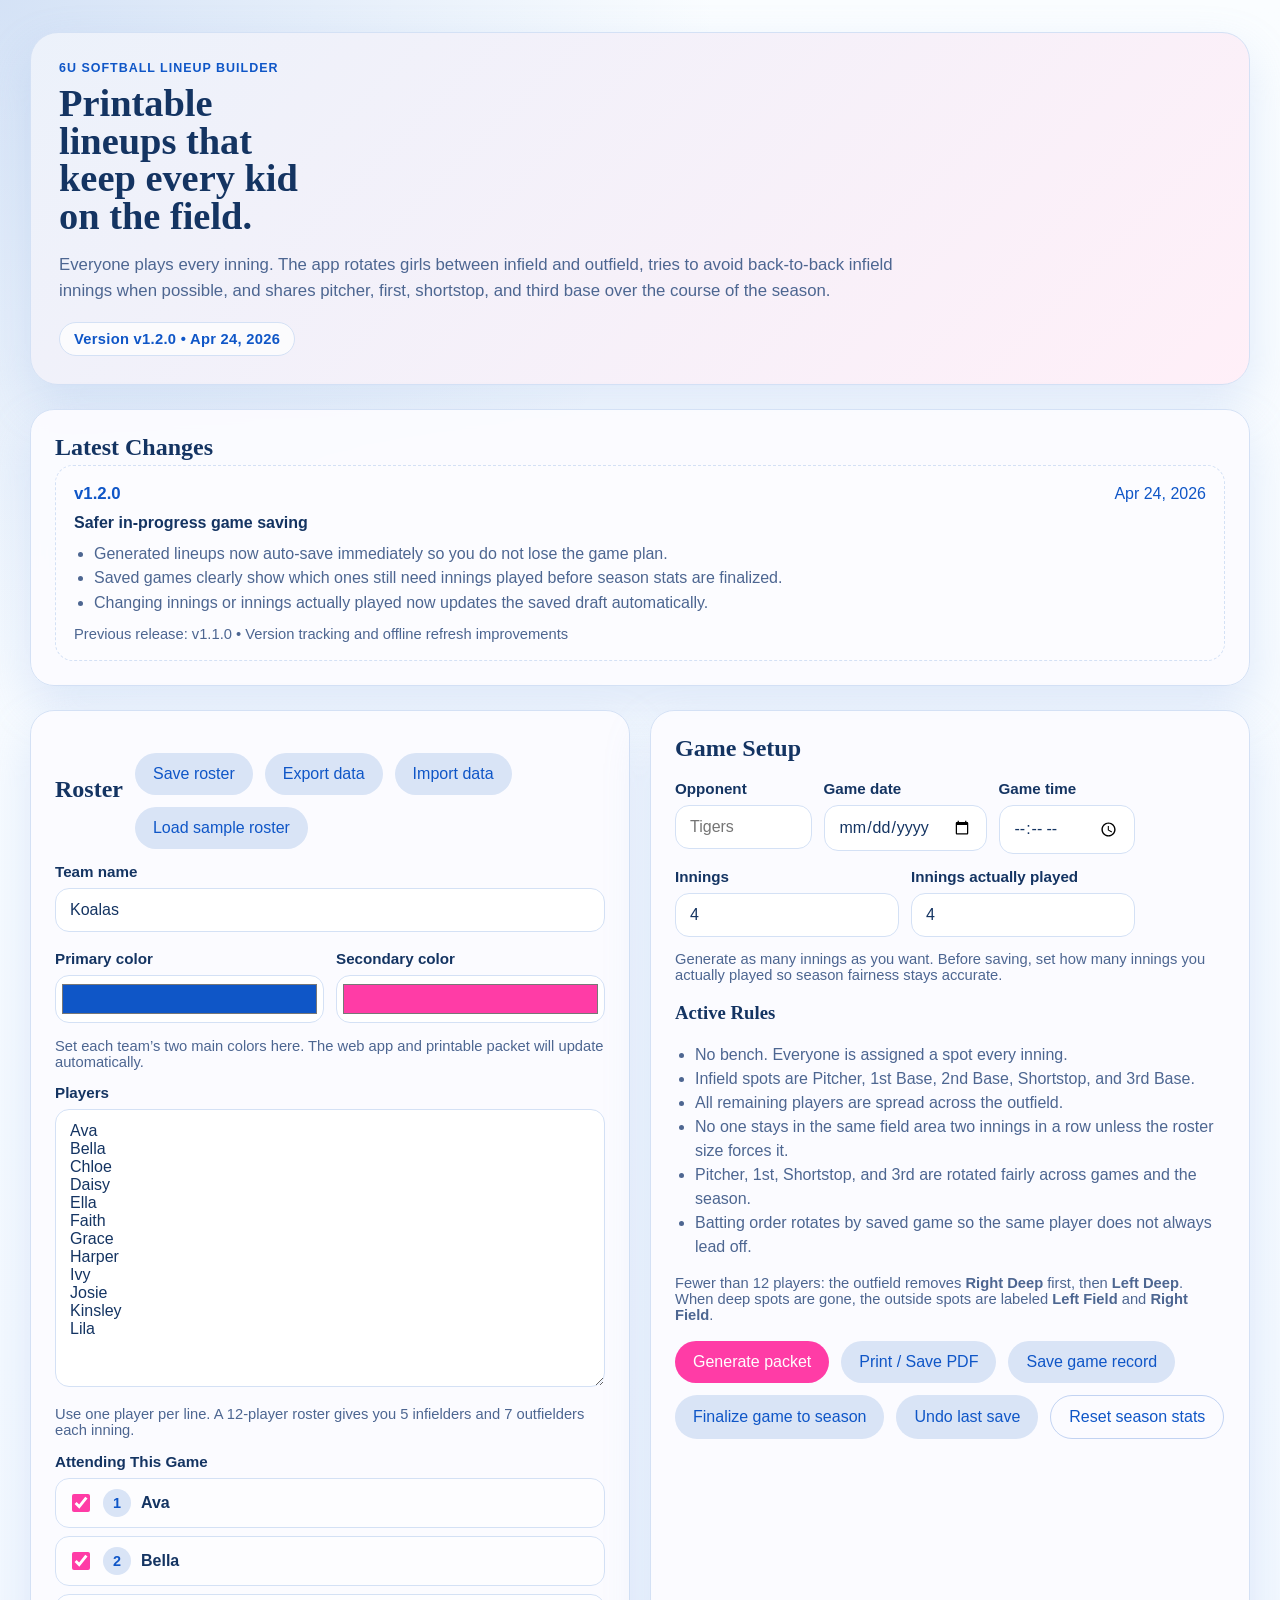
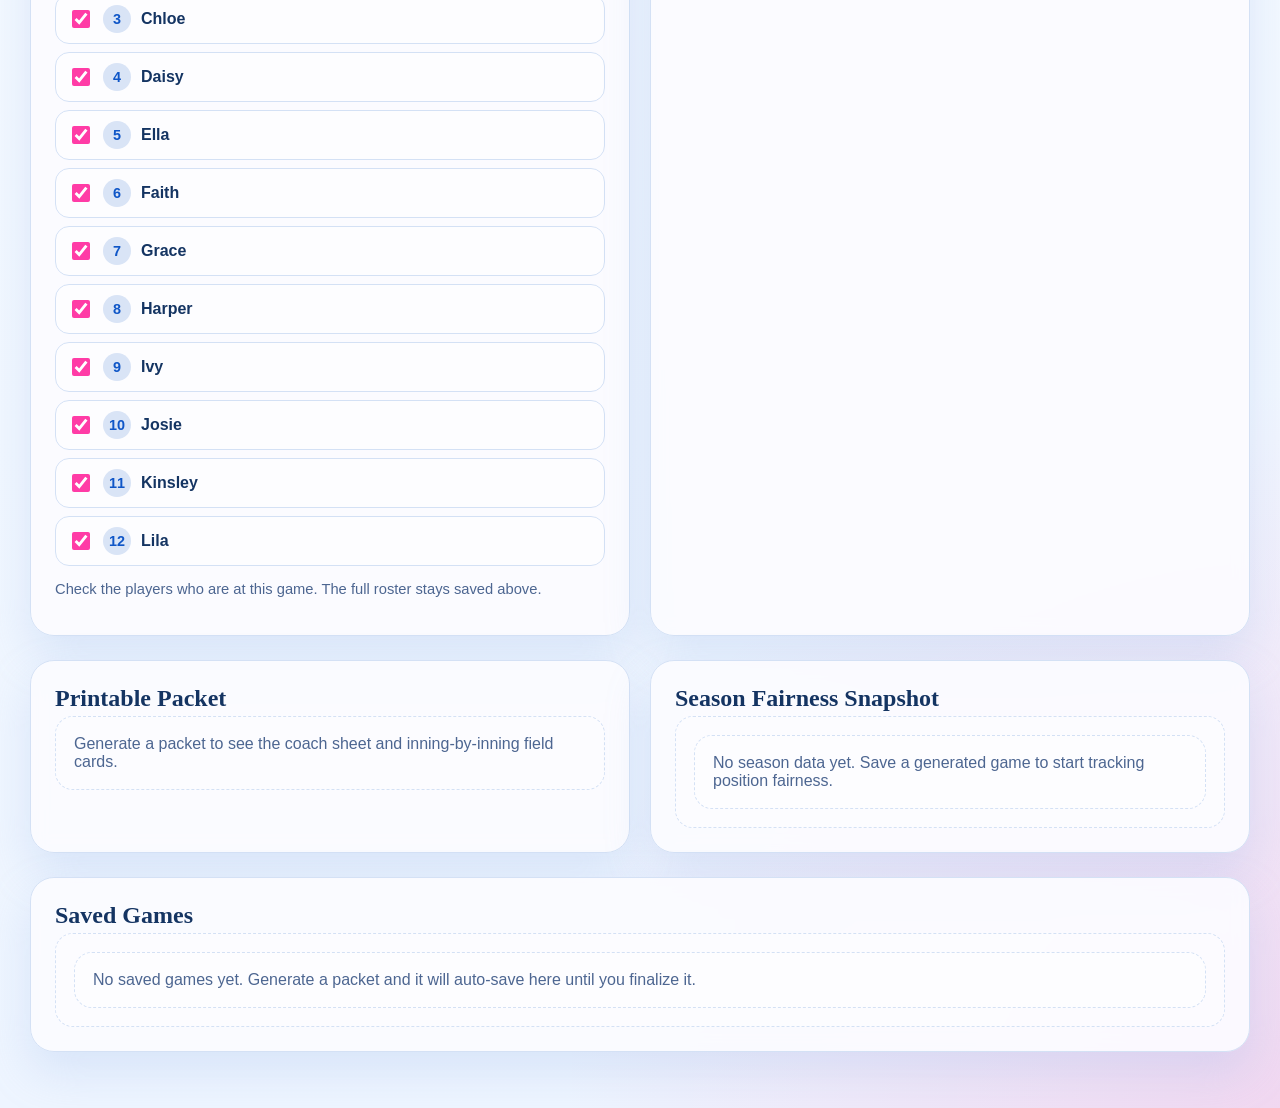
<file: index.html>
<!doctype html>
<html lang="en">
  <head>
    <meta charset="UTF-8" />
    <meta name="viewport" content="width=device-width, initial-scale=1.0" />
    <title>Softball Lineup Fairness Planner</title>
    <meta name="theme-color" content="#0f56c7" />
    <meta name="apple-mobile-web-app-capable" content="yes" />
    <meta name="apple-mobile-web-app-status-bar-style" content="default" />
    <meta name="apple-mobile-web-app-title" content="Softball Planner" />
    <link rel="manifest" href="manifest.webmanifest" />
    <link rel="apple-touch-icon" href="icons/app-icon.svg" />
    <link rel="stylesheet" href="styles.css" />
  </head>
  <body>
    <main class="app-shell">
      <section class="hero no-print">
        <p class="eyebrow">6U Softball Lineup Builder</p>
        <h1>Printable lineups that keep every kid on the field.</h1>
        <p class="hero-copy">
          Everyone plays every inning. The app rotates girls between infield and outfield,
          tries to avoid back-to-back infield innings when possible, and shares pitcher,
          first, shortstop, and third base over the course of the season.
        </p>
        <p id="app-version" class="app-version"></p>
      </section>

      <section class="panel no-print">
        <div class="card changelog-card">
          <div class="section-heading">
            <h2>Latest Changes</h2>
          </div>
          <div id="app-changelog" class="empty-state">Loading release notes...</div>
        </div>
      </section>

      <section class="panel layout-two no-print">
        <div class="card">
          <div class="section-heading">
            <h2>Roster</h2>
            <div class="button-row">
              <button id="save-roster" class="secondary-button" type="button">Save roster</button>
              <button id="export-data" class="secondary-button" type="button">Export data</button>
              <button id="import-data" class="secondary-button" type="button">Import data</button>
              <button id="fill-sample" class="secondary-button" type="button">Load sample roster</button>
            </div>
          </div>
          <label class="field-label" for="team-name">Team name</label>
          <input id="team-name" type="text" placeholder="Koalas" />
          <div class="grid branding-grid">
            <div>
              <label class="field-label" for="primary-color">Primary color</label>
              <input id="primary-color" type="color" value="#0f56c7" />
            </div>
            <div>
              <label class="field-label" for="secondary-color">Secondary color</label>
              <input id="secondary-color" type="color" value="#ff3ca6" />
            </div>
          </div>
          <p class="hint">Set each team’s two main colors here. The web app and printable packet will update automatically.</p>

          <label class="field-label" for="roster-input">Players</label>
          <textarea
            id="roster-input"
            rows="14"
            placeholder="One player per line&#10;Ava&#10;Bella&#10;Chloe&#10;..."
          ></textarea>
          <p class="hint">Use one player per line. A 12-player roster gives you 5 infielders and 7 outfielders each inning.</p>

          <label class="field-label" for="attendance-list">Attending This Game</label>
          <div id="attendance-list" class="attendance-list"></div>
          <p class="hint">Check the players who are at this game. The full roster stays saved above.</p>
        </div>

        <div class="card">
          <div class="section-heading">
            <h2>Game Setup</h2>
          </div>

          <div class="grid single-grid">
            <div>
              <label class="field-label" for="opponent">Opponent</label>
              <input id="opponent" type="text" placeholder="Tigers" />
            </div>
            <div>
              <label class="field-label" for="game-date">Game date</label>
              <input id="game-date" type="date" />
            </div>
            <div>
              <label class="field-label" for="game-time">Game time</label>
              <input id="game-time" type="time" />
            </div>
          </div>

          <div class="grid single-grid">
            <div>
              <label class="field-label" for="innings">Innings</label>
              <input id="innings" type="number" min="1" max="12" value="4" />
            </div>
            <div>
              <label class="field-label" for="innings-played">Innings actually played</label>
              <input id="innings-played" type="number" min="1" max="12" value="4" />
            </div>
          </div>
          <p class="hint">Generate as many innings as you want. Before saving, set how many innings you actually played so season fairness stays accurate.</p>

          <h3>Active Rules</h3>
          <ul class="rule-list">
            <li>No bench. Everyone is assigned a spot every inning.</li>
            <li>Infield spots are Pitcher, 1st Base, 2nd Base, Shortstop, and 3rd Base.</li>
            <li>All remaining players are spread across the outfield.</li>
            <li>No one stays in the same field area two innings in a row unless the roster size forces it.</li>
            <li>Pitcher, 1st, Shortstop, and 3rd are rotated fairly across games and the season.</li>
            <li>Batting order rotates by saved game so the same player does not always lead off.</li>
          </ul>
          <p class="hint">
            Fewer than 12 players: the outfield removes <strong>Right Deep</strong> first, then
            <strong>Left Deep</strong>. When deep spots are gone, the outside spots are labeled
            <strong>Left Field</strong> and <strong>Right Field</strong>.
          </p>

          <div class="button-row">
            <button id="generate" class="primary-button" type="button">Generate packet</button>
            <button id="print-packet" class="secondary-button" type="button">Print / Save PDF</button>
            <button id="save-game-record" class="secondary-button" type="button">Save game record</button>
            <button id="save-game" class="secondary-button" type="button">Finalize game to season</button>
            <button id="undo-save" class="secondary-button" type="button">Undo last save</button>
            <button id="reset-season" class="ghost-button" type="button">Reset season stats</button>
          </div>

          <div id="status" class="status" aria-live="polite"></div>
        </div>
      </section>

      <section class="panel layout-two">
        <div class="card">
          <div class="section-heading">
            <h2>Printable Packet</h2>
          </div>
          <div id="lineup-output" class="empty-state">
            Generate a packet to see the coach sheet and inning-by-inning field cards.
          </div>
        </div>

        <div class="card no-print">
          <div class="section-heading">
            <h2>Season Fairness Snapshot</h2>
          </div>
          <div id="season-summary" class="empty-state">
            No season data yet. Save a generated game to start tracking position fairness.
          </div>
        </div>
      </section>

      <section class="panel no-print">
        <div class="card">
          <div class="section-heading">
            <h2>Saved Games</h2>
          </div>
          <div id="saved-games" class="empty-state">
            No saved games yet. Generate a packet and save a game record to come back later.
          </div>
        </div>
      </section>
    </main>

    <input id="import-file" type="file" accept="application/json" hidden />
    <script src="version.js"></script>
    <script src="app.js"></script>
  </body>
</html>
</file>
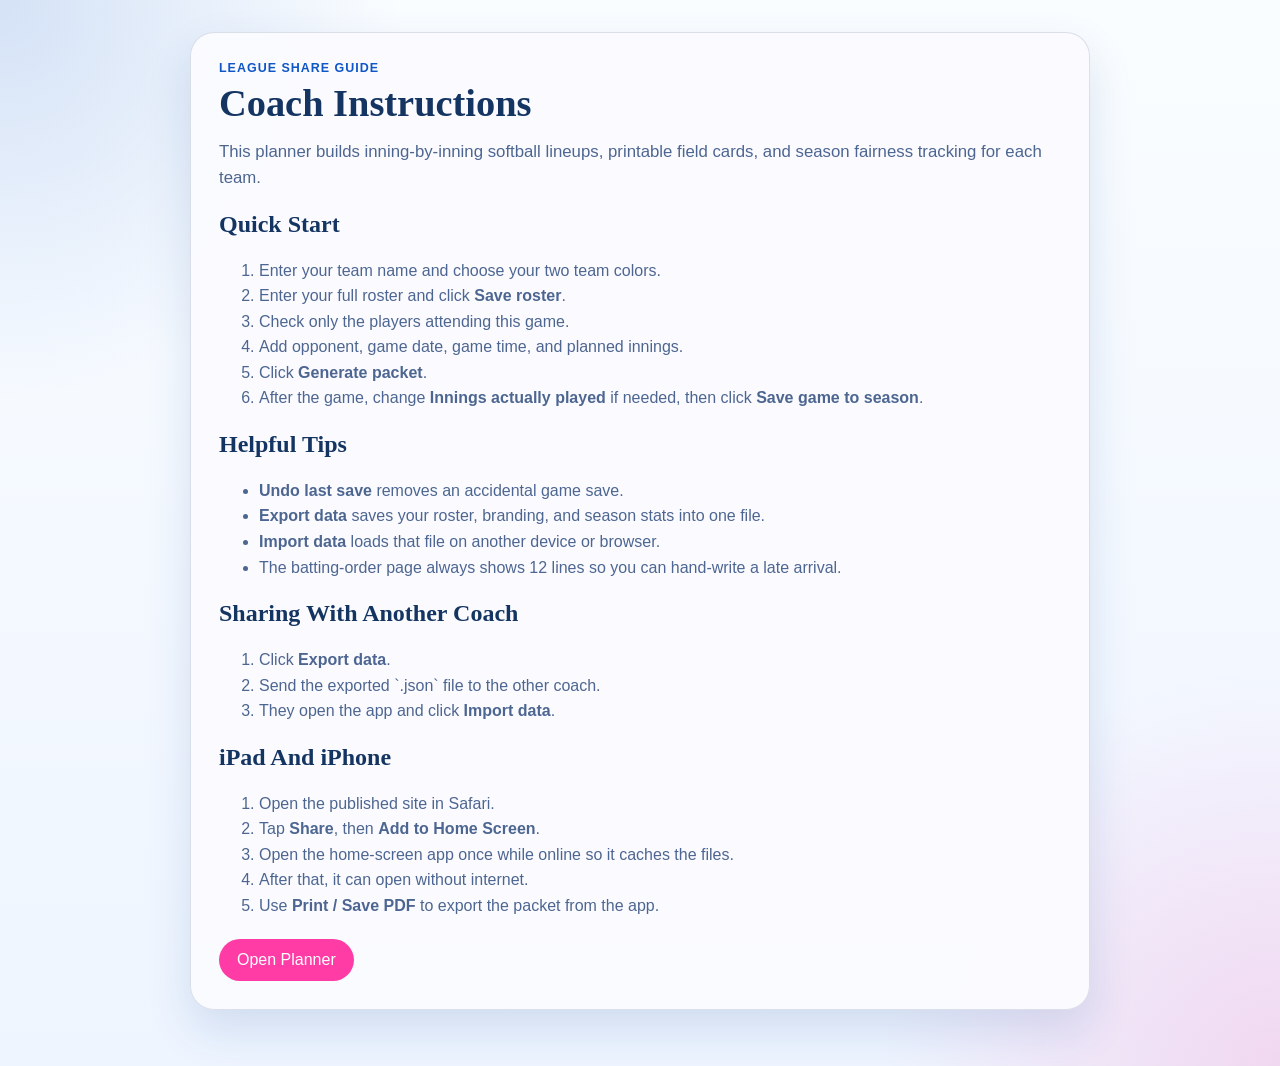
<file: coach-instructions.html>
<!doctype html>
<html lang="en">
  <head>
    <meta charset="UTF-8" />
    <meta name="viewport" content="width=device-width, initial-scale=1.0" />
    <title>Coach Instructions</title>
    <link rel="stylesheet" href="styles.css" />
    <style>
      .instructions-shell {
        width: min(900px, calc(100vw - 32px));
        margin: 0 auto;
        padding: 32px 0 56px;
      }

      .instructions-card {
        padding: 28px;
        border: 1px solid var(--line);
        border-radius: 24px;
        background: var(--panel);
        box-shadow: var(--shadow);
      }

      .instructions-card h1 {
        max-width: none;
      }

      .instructions-card ol,
      .instructions-card ul {
        color: var(--muted);
        line-height: 1.6;
      }

      .instructions-links {
        display: flex;
        flex-wrap: wrap;
        gap: 12px;
        margin-top: 20px;
      }

      .instructions-links a {
        display: inline-flex;
        padding: 12px 18px;
        border-radius: 999px;
        text-decoration: none;
      }
    </style>
  </head>
  <body>
    <main class="instructions-shell">
      <section class="instructions-card">
        <p class="eyebrow">League Share Guide</p>
        <h1>Coach Instructions</h1>
        <p class="hero-copy">
          This planner builds inning-by-inning softball lineups, printable field cards,
          and season fairness tracking for each team.
        </p>

        <h2>Quick Start</h2>
        <ol>
          <li>Enter your team name and choose your two team colors.</li>
          <li>Enter your full roster and click <strong>Save roster</strong>.</li>
          <li>Check only the players attending this game.</li>
          <li>Add opponent, game date, game time, and planned innings.</li>
          <li>Click <strong>Generate packet</strong>.</li>
          <li>After the game, change <strong>Innings actually played</strong> if needed, then click <strong>Save game to season</strong>.</li>
        </ol>

        <h2>Helpful Tips</h2>
        <ul>
          <li><strong>Undo last save</strong> removes an accidental game save.</li>
          <li><strong>Export data</strong> saves your roster, branding, and season stats into one file.</li>
          <li><strong>Import data</strong> loads that file on another device or browser.</li>
          <li>The batting-order page always shows 12 lines so you can hand-write a late arrival.</li>
        </ul>

        <h2>Sharing With Another Coach</h2>
        <ol>
          <li>Click <strong>Export data</strong>.</li>
          <li>Send the exported `.json` file to the other coach.</li>
          <li>They open the app and click <strong>Import data</strong>.</li>
        </ol>

        <h2>iPad And iPhone</h2>
        <ol>
          <li>Open the published site in Safari.</li>
          <li>Tap <strong>Share</strong>, then <strong>Add to Home Screen</strong>.</li>
          <li>Open the home-screen app once while online so it caches the files.</li>
          <li>After that, it can open without internet.</li>
          <li>Use <strong>Print / Save PDF</strong> to export the packet from the app.</li>
        </ol>

        <div class="instructions-links">
          <a class="primary-button" href="./index.html">Open Planner</a>
        </div>
      </section>
    </main>
  </body>
</html>
</file>
<file: styles.css>
:root {
  color-scheme: light;
  --bg: #eef5ff;
  --panel: rgba(251, 251, 255, 0.94);
  --panel-strong: #ffffff;
  --ink: #143462;
  --muted: #4d6691;
  --accent: #ff3ca6;
  --accent-dark: #0f56c7;
  --line: rgba(20, 52, 98, 0.14);
  --shadow: 0 20px 45px rgba(23, 71, 149, 0.14);
  --field-grass: #4d9d53;
  --field-dirt: #c88d52;
  --field-dirt-edge: #dfa46b;
  --blue-outline: #0f56c7;
  --pink-glow: rgba(255, 60, 166, 0.18);
  --brand-primary-soft: #dfeaff;
  --brand-primary-strong: #bfd6ff;
  --brand-secondary-soft: #ffdff0;
  --brand-secondary-strong: #ffbfdc;
}

* {
  box-sizing: border-box;
}

body {
  margin: 0;
  min-height: 100vh;
  font-family: "Avenir Next", "Trebuchet MS", sans-serif;
  color: var(--ink);
  background:
    radial-gradient(circle at top left, color-mix(in srgb, var(--accent-dark) 16%, transparent), transparent 24%),
    radial-gradient(circle at bottom right, color-mix(in srgb, var(--accent) 16%, transparent), transparent 24%),
    linear-gradient(180deg, #fafdff 0%, var(--bg) 100%);
}

.app-shell {
  width: min(1220px, calc(100vw - 32px));
  margin: 0 auto;
  padding: 32px 0 56px;
}

.hero {
  margin-bottom: 24px;
  padding: 28px;
  border: 1px solid var(--line);
  border-radius: 28px;
  background: linear-gradient(135deg, color-mix(in srgb, var(--accent-dark) 8%, white), color-mix(in srgb, var(--accent) 8%, white));
  box-shadow: var(--shadow);
}

.eyebrow {
  margin: 0 0 10px;
  color: var(--accent-dark);
  font-weight: 700;
  letter-spacing: 0.08em;
  text-transform: uppercase;
  font-size: 0.78rem;
}

h1,
h2,
h3,
h4 {
  font-family: Georgia, "Times New Roman", serif;
}

h1 {
  margin: 0;
  max-width: 14ch;
  font-size: clamp(2rem, 3vw, 3.5rem);
  line-height: 0.98;
}

.hero-copy {
  max-width: 54rem;
  margin: 16px 0 0;
  color: var(--muted);
  font-size: 1.05rem;
  line-height: 1.55;
}

.app-version {
  display: inline-flex;
  margin: 18px 0 0;
  padding: 8px 14px;
  border: 1px solid var(--line);
  border-radius: 999px;
  background: rgba(255, 255, 255, 0.72);
  color: var(--accent-dark);
  font-size: 0.92rem;
  font-weight: 700;
  letter-spacing: 0.02em;
}

.changelog-card {
  padding-top: 20px;
}

.changelog-current {
  display: grid;
  gap: 10px;
}

.changelog-version-row {
  display: flex;
  flex-wrap: wrap;
  align-items: center;
  justify-content: space-between;
  gap: 8px;
  color: var(--accent-dark);
}

.changelog-version-row strong {
  font-size: 1.05rem;
}

.changelog-summary {
  color: var(--ink);
  font-weight: 700;
}

.changelog-list {
  margin: 0;
  padding-left: 20px;
  color: var(--muted);
  line-height: 1.55;
}

.changelog-previous {
  color: var(--muted);
  font-size: 0.92rem;
}

.panel {
  margin-top: 24px;
}

.layout-two {
  display: grid;
  grid-template-columns: repeat(2, minmax(0, 1fr));
  gap: 20px;
}

.card {
  padding: 24px;
  border: 1px solid var(--line);
  border-radius: 24px;
  background: var(--panel);
  box-shadow: var(--shadow);
  backdrop-filter: blur(8px);
}

.section-heading,
.button-row,
.grid {
  display: flex;
  gap: 12px;
}

.section-heading {
  align-items: center;
  justify-content: space-between;
}

.section-heading h2 {
  margin: 0 0 4px;
}

.field-label {
  display: block;
  margin: 14px 0 8px;
  font-weight: 700;
  font-size: 0.95rem;
}

input,
textarea,
button {
  font: inherit;
}

input[type="text"],
input[type="number"],
input[type="date"],
input[type="time"],
textarea {
  width: 100%;
  padding: 12px 14px;
  border: 1px solid var(--line);
  border-radius: 14px;
  background: var(--panel-strong);
  color: var(--ink);
}

textarea {
  resize: vertical;
}

input[type="color"] {
  width: 100%;
  min-height: 48px;
  padding: 4px;
  border: 1px solid var(--line);
  border-radius: 14px;
  background: var(--panel-strong);
}

.hint,
.status,
.table-note,
.print-note {
  color: var(--muted);
  font-size: 0.92rem;
}

.grid > div {
  flex: 1;
  display: flex;
  flex-direction: column;
}

.single-grid {
  max-width: 460px;
}

.branding-grid {
  margin-top: 4px;
}

.rule-list {
  padding-left: 20px;
  color: var(--muted);
  line-height: 1.5;
}

.attendance-list {
  display: grid;
  gap: 8px;
  margin-top: 6px;
}

.attendance-row {
  display: flex;
  align-items: center;
  gap: 10px;
  padding: 10px 12px;
  border: 1px solid var(--line);
  border-radius: 14px;
  background: rgba(255, 255, 255, 0.6);
}

.attendance-checkbox {
  width: 18px;
  height: 18px;
  accent-color: var(--accent);
}

.attendance-dot {
  display: inline-flex;
  align-items: center;
  justify-content: center;
  width: 28px;
  height: 28px;
  border-radius: 999px;
  background: var(--brand-primary-soft);
  color: var(--accent-dark);
  font-weight: 700;
  font-size: 0.9rem;
}

.attendance-name {
  font-weight: 600;
}

.saved-games-list {
  display: grid;
  gap: 10px;
}

.saved-game-row {
  display: grid;
  grid-template-columns: minmax(0, 1fr) auto;
  gap: 12px;
  align-items: center;
  padding: 12px 14px;
  border: 1px solid var(--line);
  border-radius: 16px;
  background: rgba(255, 255, 255, 0.72);
}

.saved-games-summary {
  margin-bottom: 12px;
  color: var(--accent-dark);
  font-weight: 700;
}

.saved-game-title {
  display: flex;
  flex-wrap: wrap;
  align-items: center;
  gap: 8px;
  font-weight: 700;
  color: var(--accent-dark);
}

.saved-game-badge {
  display: inline-flex;
  align-items: center;
  padding: 4px 10px;
  border-radius: 999px;
  font-size: 0.8rem;
  font-weight: 700;
}

.saved-game-badge-pending {
  background: var(--brand-secondary-soft);
  color: #9a1c63;
}

.saved-game-badge-finalized {
  background: var(--brand-primary-soft);
  color: var(--accent-dark);
}

.saved-game-meta {
  color: var(--muted);
  font-size: 0.92rem;
  margin-top: 4px;
}

.saved-game-actions {
  display: flex;
  flex-wrap: wrap;
  gap: 8px;
}

.saved-game-actions button {
  padding: 10px 14px;
}

.button-row {
  flex-wrap: wrap;
  margin-top: 18px;
}

button {
  border: 0;
  border-radius: 999px;
  padding: 12px 18px;
  cursor: pointer;
  transition: transform 150ms ease, opacity 150ms ease, background 150ms ease;
}

button:hover {
  transform: translateY(-1px);
}

.primary-button {
  background: var(--accent);
  color: white;
}

.secondary-button {
  background: var(--brand-primary-soft);
  color: var(--accent-dark);
}

.ghost-button {
  background: transparent;
  color: var(--accent-dark);
  border: 1px solid rgba(15, 86, 199, 0.24);
}

.status {
  margin-top: 14px;
  min-height: 1.4em;
}

.empty-state {
  padding: 18px;
  border: 1px dashed var(--line);
  border-radius: 18px;
  color: var(--muted);
  background: rgba(255, 255, 255, 0.45);
}

table {
  width: 100%;
  border-collapse: collapse;
  margin-top: 12px;
}

th,
td {
  padding: 10px 8px;
  text-align: left;
  border-bottom: 1px solid var(--line);
  vertical-align: top;
}

th {
  color: var(--accent-dark);
  font-size: 0.9rem;
  text-transform: uppercase;
  letter-spacing: 0.05em;
}

.print-toolbar {
  display: flex;
  align-items: center;
  justify-content: space-between;
  gap: 16px;
  margin-bottom: 18px;
}

.packet {
  display: grid;
  gap: 18px;
}

.print-page {
  padding: 22px;
  border: 8px solid transparent;
  border-radius: 22px;
  break-inside: avoid;
  page-break-inside: avoid;
  background:
    linear-gradient(#fffefe, #fffefe) padding-box,
    repeating-linear-gradient(
      45deg,
      var(--brand-primary-soft) 0 14px,
      var(--brand-secondary-soft) 14px 28px,
      var(--brand-primary-strong) 28px 42px,
      var(--brand-secondary-strong) 42px 56px
    ) border-box;
}

.print-header {
  display: flex;
  align-items: flex-start;
  justify-content: space-between;
  gap: 16px;
  margin-bottom: 18px;
}

.print-header h3 {
  margin: 4px 0 0;
  font-size: 1.55rem;
}

.print-kicker {
  margin: 0;
  color: var(--accent-dark);
  font-weight: 700;
  text-transform: uppercase;
  letter-spacing: 0.08em;
  font-size: 1.25rem;
}

.print-meta {
  color: var(--muted);
  font-weight: 700;
  text-align: right;
  line-height: 1.35;
  font-size: 0.98rem;
}

.coach-table td,
.coach-table th {
  text-align: center;
}

.coach-table {
  table-layout: fixed;
  border-collapse: separate;
  border-spacing: 0 10px;
  width: 100%;
}

.coach-table thead th {
  padding: 14px 12px;
  border-bottom: 0;
  font-size: 1.05rem;
}

.coach-table th:first-child,
.coach-table td:first-child {
  width: 92px;
}

.coach-table td:nth-child(2),
.coach-table th:nth-child(2) {
  text-align: left;
}

.coach-table tbody td {
  padding: 18px 16px;
  border-bottom: 0;
  font-size: 1.9rem;
  font-weight: 700;
  line-height: 1.1;
}

.batting-head-slot,
.batting-head-player {
  color: var(--accent-dark);
}

.batting-row-blue td {
  background: var(--brand-primary-soft);
}

.batting-row-pink td {
  background: var(--brand-secondary-soft);
}

.batting-row-blue td:first-child {
  background: var(--brand-primary-strong);
}

.batting-row-pink td:first-child {
  background: var(--brand-secondary-strong);
}

.coach-table tbody tr td:first-child {
  border-radius: 18px 0 0 18px;
  text-align: center;
  color: var(--accent-dark);
}

.coach-table tbody tr td:last-child {
  border-radius: 0 18px 18px 0;
}

.batting-slot {
  font-size: 2.3rem;
  width: 92px;
}

.batting-player {
  text-align: left;
  font-size: 2.2rem;
  letter-spacing: 0.01em;
}

.coach-sheet {
  max-width: 8in;
  margin: 0 auto;
}

.coach-reference-page {
  max-width: 8.1in;
  margin: 0 auto;
  padding-bottom: 10px;
  overflow: hidden;
}

.coach-reference-block + .coach-reference-block {
  margin-top: 16px;
}

.coach-reference-block:last-child {
  padding-bottom: 10px;
}

.coach-reference-block h4 {
  margin: 0 0 8px;
  color: var(--accent-dark);
  font-family: Georgia, "Times New Roman", serif;
  font-size: 1.1rem;
}

.compact-coach-table {
  border-spacing: 0 4px;
  margin-top: 6px;
  margin-bottom: 8px;
  width: calc(100% - 6px);
}

.compact-coach-table thead th {
  font-size: 0.84rem;
  padding: 6px 8px 2px;
}

.compact-coach-table tbody td {
  padding: 6px 8px;
  font-size: 0.88rem;
  line-height: 1.05;
}

.compact-coach-table .batting-slot {
  width: 46px;
  font-size: 0.95rem;
}

.compact-coach-table .batting-player {
  font-size: 0.95rem;
}

.compact-coach-table th:first-child,
.compact-coach-table td:first-child {
  width: 46px;
}

.compact-coach-table tbody tr:last-child td {
  border-bottom: 0 !important;
  background-clip: padding-box;
}

.softball-field {
  position: relative;
  min-height: 660px;
  border-radius: 28px;
  overflow: hidden;
  border: 1px solid rgba(83, 59, 41, 0.2);
  background: white;
}

.full-page-field {
  min-height: 700px;
}

.field-svg {
  position: absolute;
  inset: 0;
  width: 100%;
  height: 100%;
}

.svg-player-name {
  font-family: "Avenir Next", "Trebuchet MS", sans-serif;
  font-size: 28px;
  font-weight: 700;
  fill: var(--accent-dark);
}

.svg-player-role {
  font-family: "Avenir Next", "Trebuchet MS", sans-serif;
  font-size: 18px;
  fill: var(--accent-dark);
}

@media (max-width: 980px) {
  .layout-two {
    grid-template-columns: 1fr;
  }

  .app-shell {
    width: min(100vw - 20px, 1220px);
    padding-top: 20px;
  }

  .hero,
  .card,
  .print-page {
    padding: 20px;
  }

  .softball-field {
    min-height: 560px;
  }

  .full-page-field {
    min-height: 640px;
  }
}

@media print {
  html,
  body {
    background: white;
    -webkit-print-color-adjust: exact;
    print-color-adjust: exact;
    color-adjust: exact;
  }

  .no-print,
  .button-row,
  .status,
  .print-toolbar {
    display: none !important;
  }

  .app-shell,
  .panel,
  .card {
    width: 100%;
    margin: 0;
    padding: 0;
    box-shadow: none;
    border: 0;
    background: white;
  }

  .layout-two {
    display: block;
  }

  #lineup-output {
    padding: 0;
    border: 0;
    background: white;
  }

  .packet {
    display: block;
  }

  .print-page {
    page-break-after: always;
    break-after: page;
    border-radius: 0;
    padding: 0.12in;
    box-shadow: none;
    background:
      linear-gradient(#fffefe, #fffefe) padding-box,
      repeating-linear-gradient(
        45deg,
        var(--brand-primary-soft) 0 14px,
        var(--brand-secondary-soft) 14px 28px,
        var(--brand-primary-strong) 28px 42px,
        var(--brand-secondary-strong) 42px 56px
      ) border-box !important;
  }

  .coach-sheet .print-header h3 {
    font-size: 1.7rem;
  }

  .coach-reference-page .print-header h3 {
    font-size: 1.4rem;
  }

  .coach-reference-page .print-header {
    margin-bottom: 6px;
  }

  .coach-reference-page .print-kicker {
    font-size: 1.15rem;
  }

  .coach-reference-block + .coach-reference-block {
    margin-top: 10px;
  }

  .coach-reference-block h4 {
    font-size: 1rem;
    margin-bottom: 4px;
  }

  .coach-sheet .print-header {
    margin-bottom: 8px;
  }

  .coach-sheet .print-kicker {
    font-size: 1.45rem;
  }

  .coach-table thead th {
    font-size: 0.9rem;
    padding: 8px 10px 4px;
  }

  .coach-table tbody td {
    font-size: 1.35rem;
    padding: 9px 14px;
  }

  .batting-slot {
    font-size: 1.6rem;
    width: 72px;
  }

  .batting-player {
    font-size: 1.5rem;
  }

  .coach-table {
    border-spacing: 0 5px;
  }

  .coach-table th:first-child,
  .coach-table td:first-child {
    width: 72px;
  }

  .compact-coach-table {
    border-spacing: 0 3px;
    margin-bottom: 10px;
  }

  .compact-coach-table thead th {
    font-size: 0.72rem;
    padding: 4px 6px 2px;
  }

  .compact-coach-table tbody td {
    font-size: 0.72rem;
    padding: 5px 6px;
  }

  .compact-coach-table .batting-slot {
    font-size: 0.8rem;
    width: 38px;
  }

  .compact-coach-table .batting-player {
    font-size: 0.78rem;
  }

  .compact-coach-table th:first-child,
  .compact-coach-table td:first-child {
    width: 38px;
  }

  .coach-reference-page {
    padding-bottom: 0.08in;
  }

  .batting-row-blue td {
    background: var(--brand-primary-soft) !important;
  }

  .batting-row-pink td {
    background: var(--brand-secondary-soft) !important;
  }

  .batting-row-blue td:first-child {
    background: var(--brand-primary-strong) !important;
  }

  .batting-row-pink td:first-child {
    background: var(--brand-secondary-strong) !important;
  }

  .print-page:last-child {
    page-break-after: auto;
  }

  .softball-field {
    min-height: 5.95in;
  }

  .full-page-field {
    min-height: 7.7in;
  }

  .field-page .print-header {
    margin-bottom: 6px;
  }

  .field-page .print-kicker {
    font-size: 1.2rem;
  }

  .field-page .print-header h3 {
    font-size: 1.45rem;
  }

  .field-page {
    break-inside: avoid;
    page-break-inside: avoid;
  }

  .field-svg {
    shape-rendering: geometricPrecision;
  }
}
</file>
